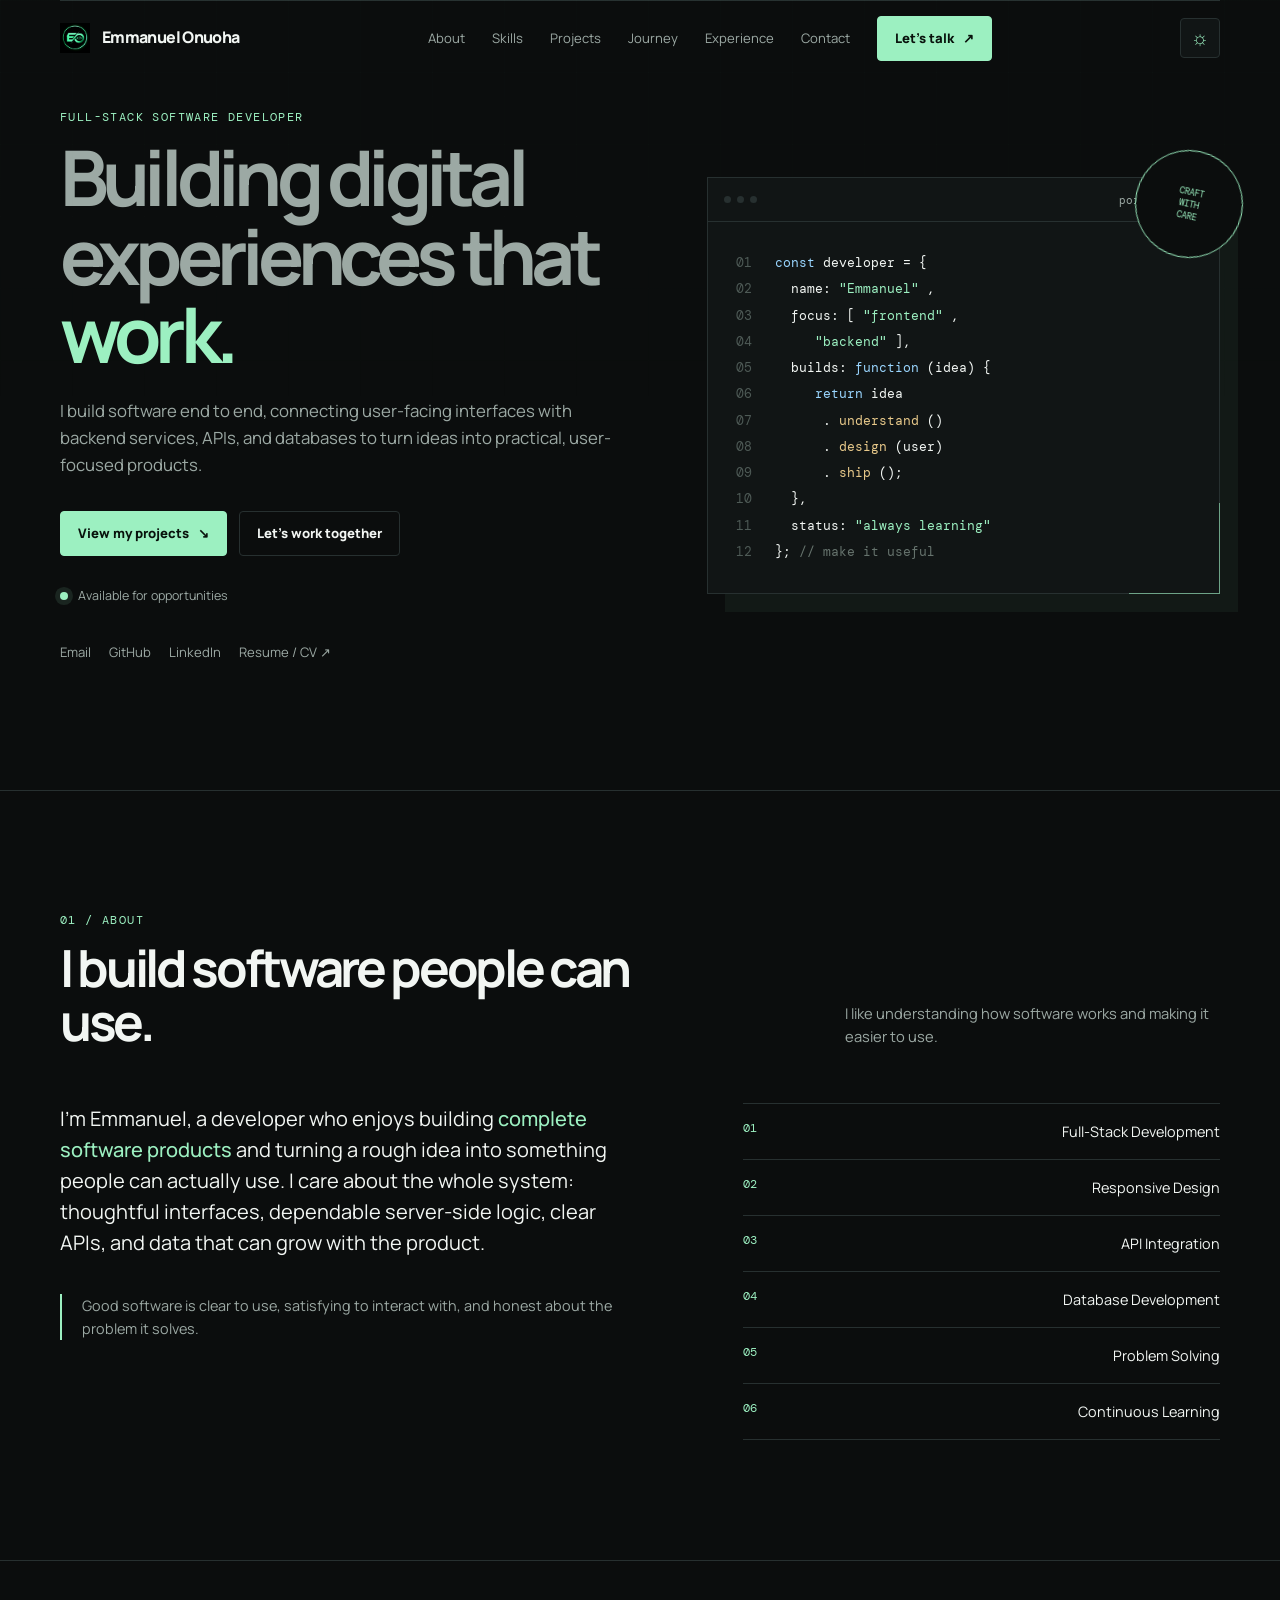
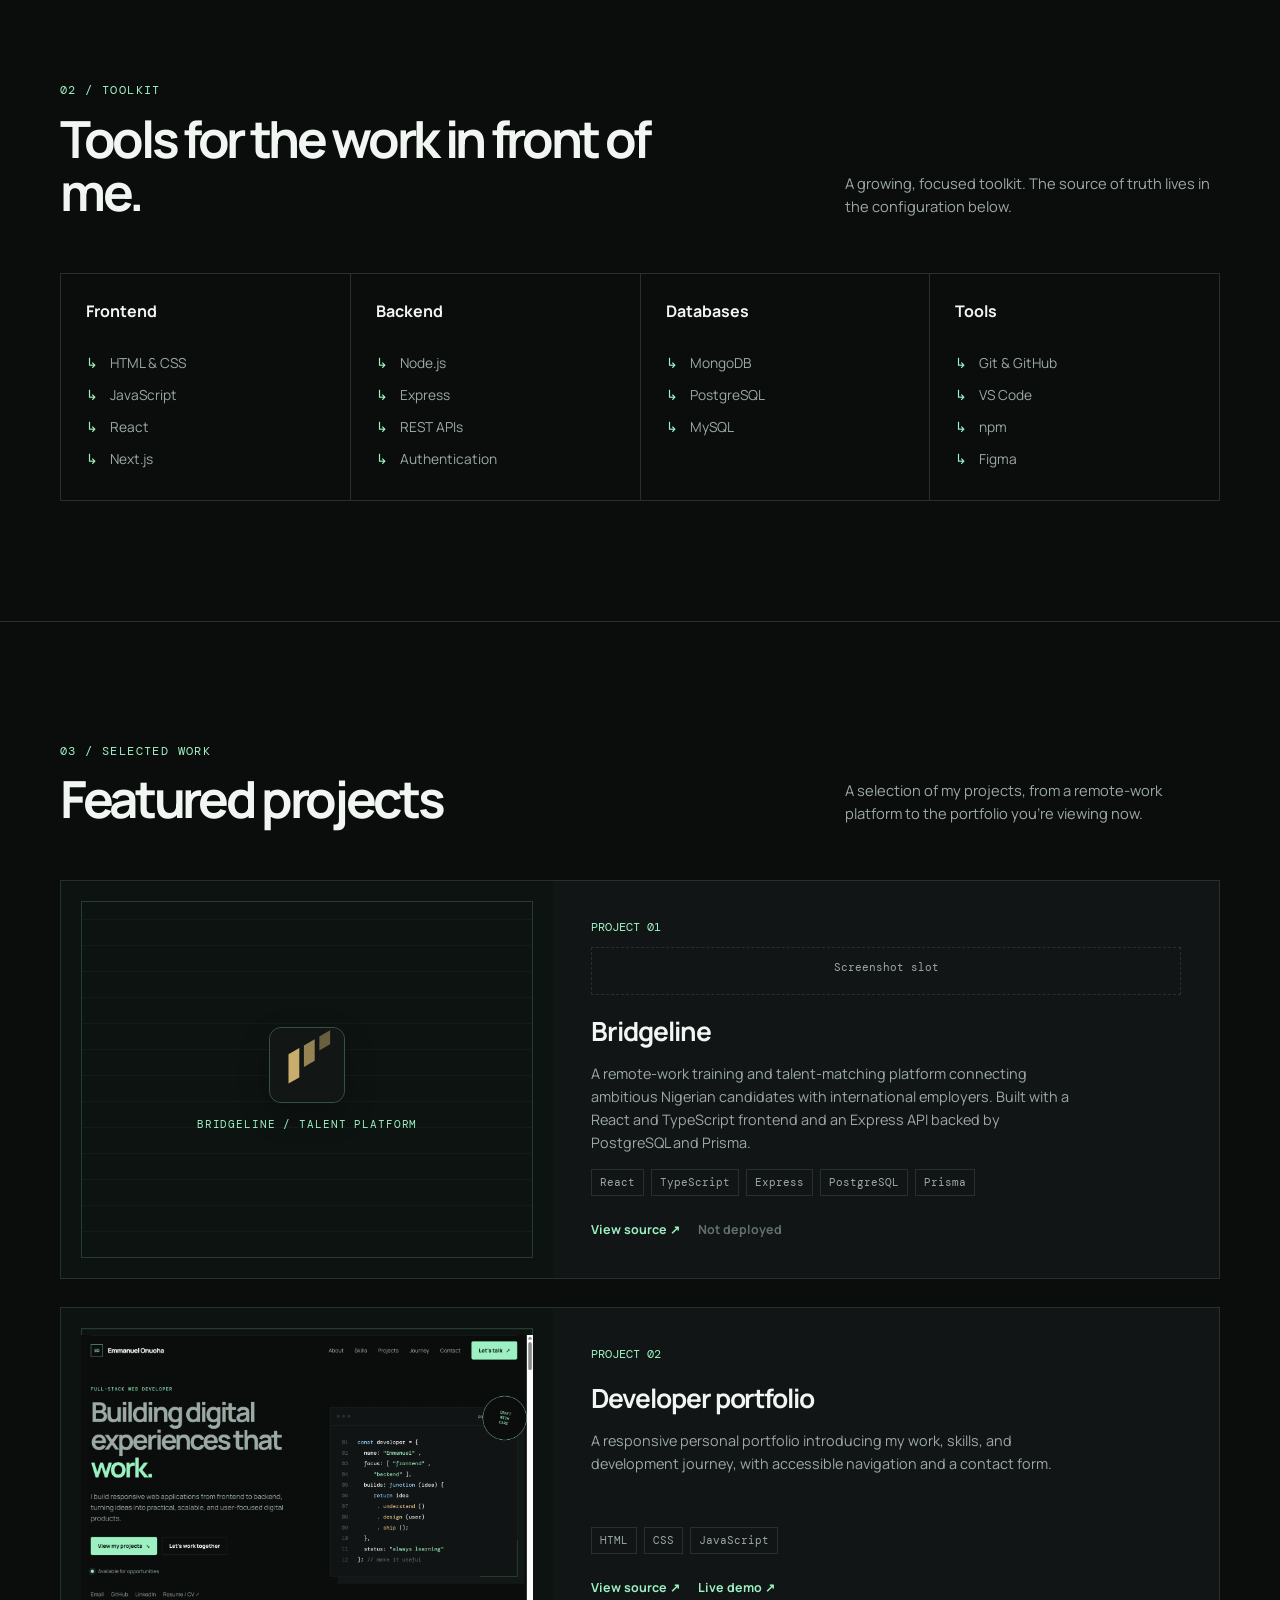
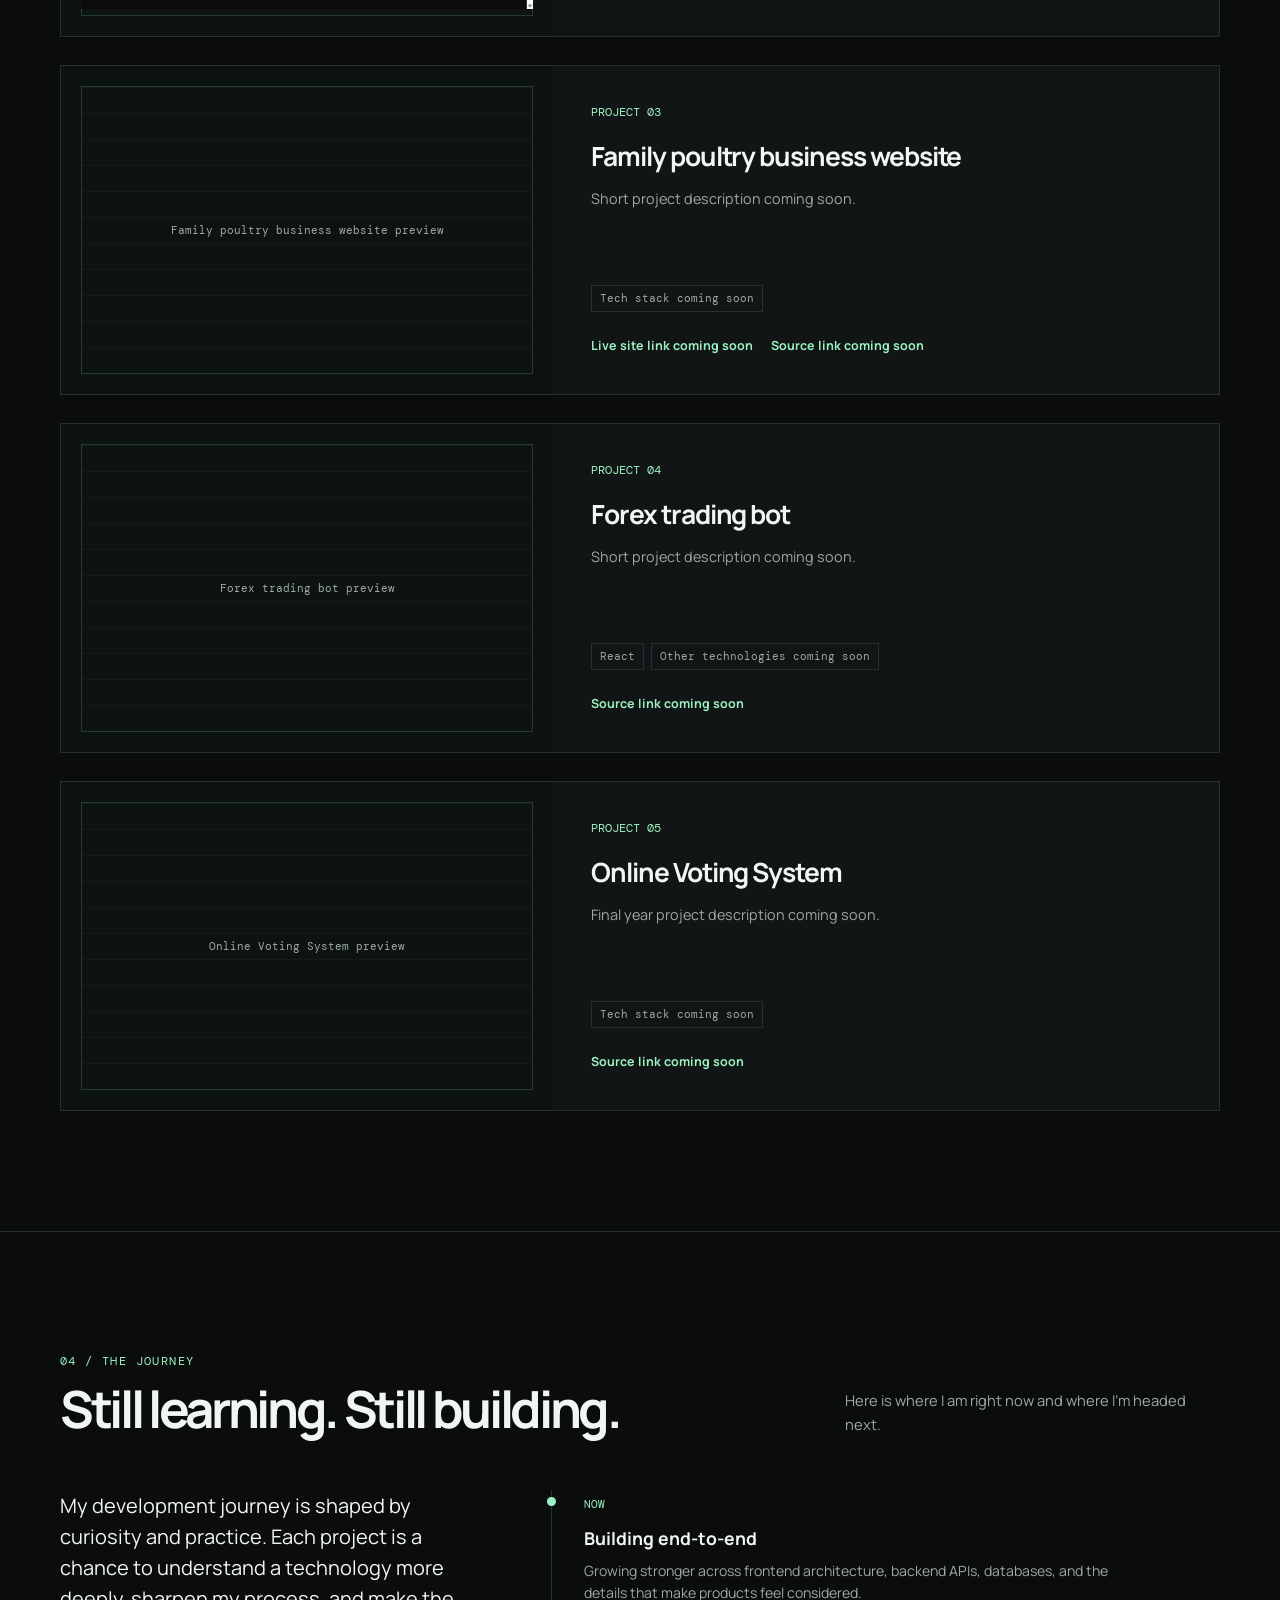
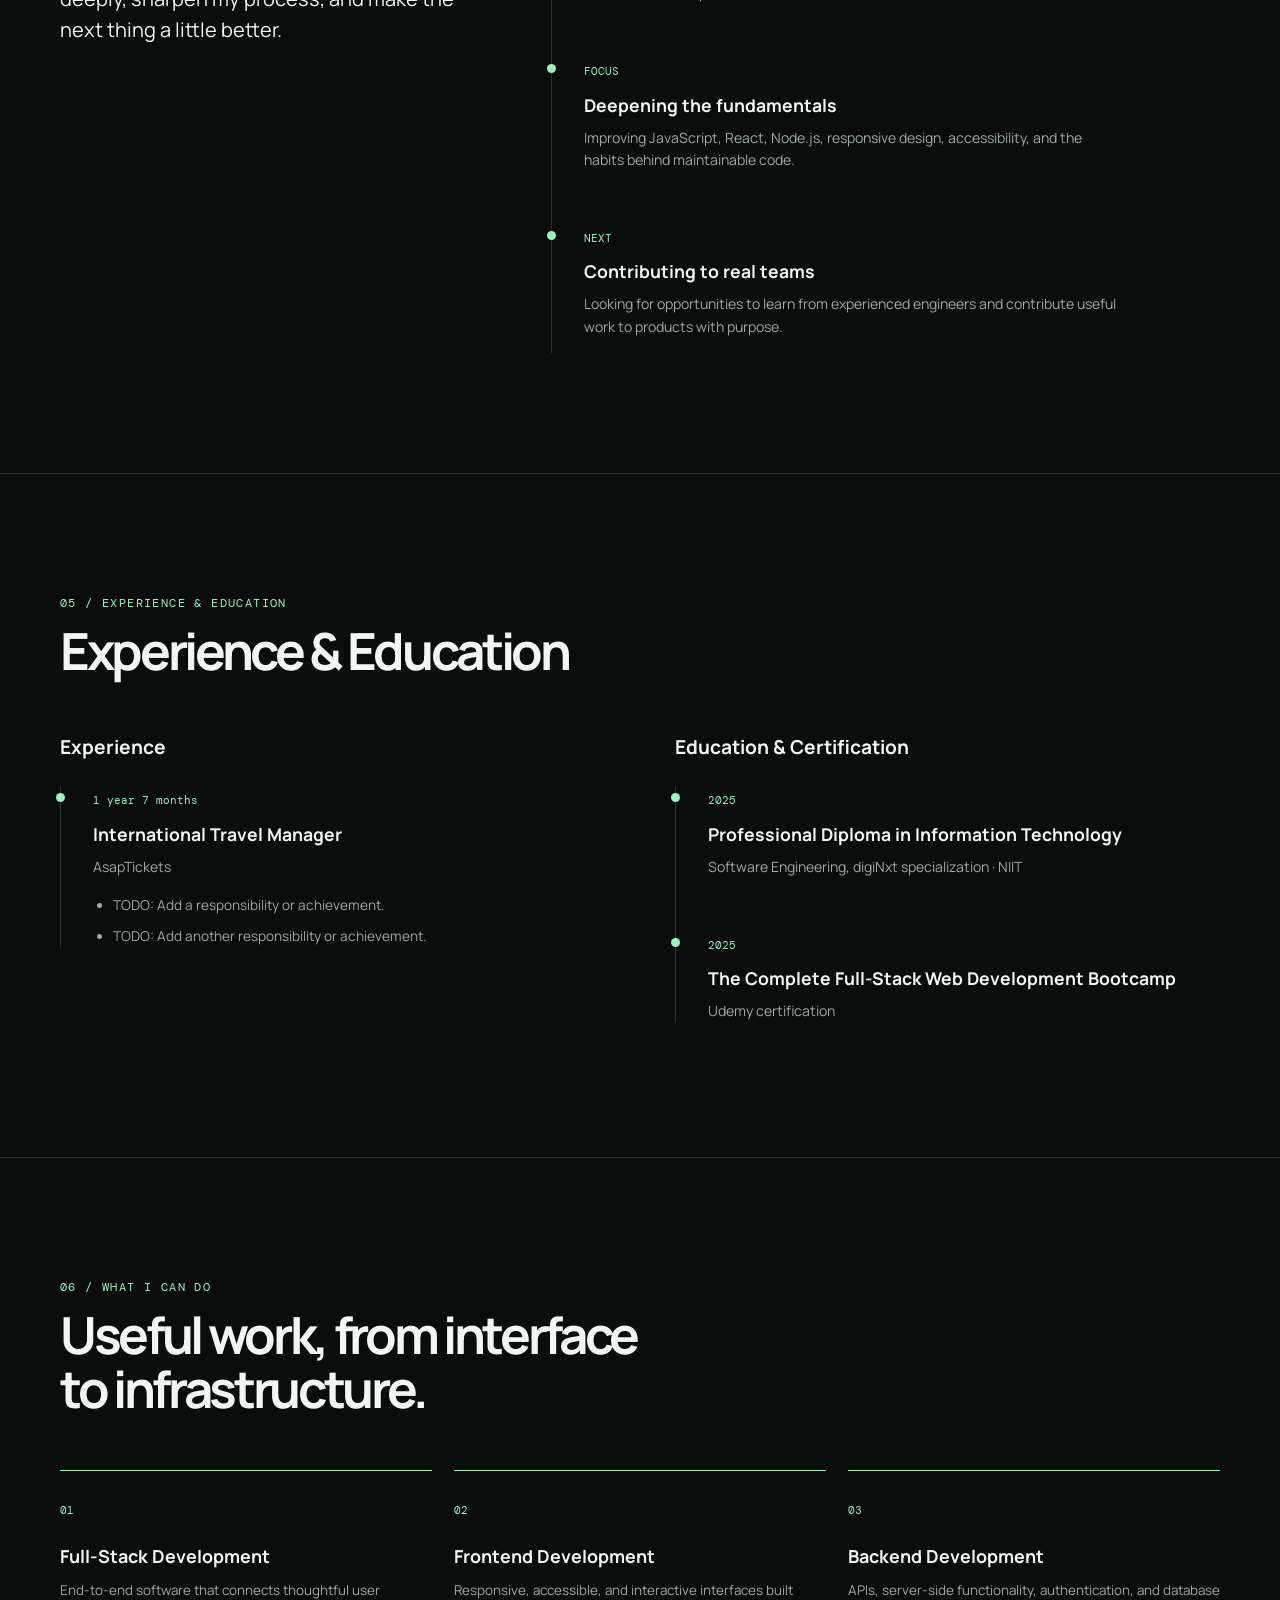
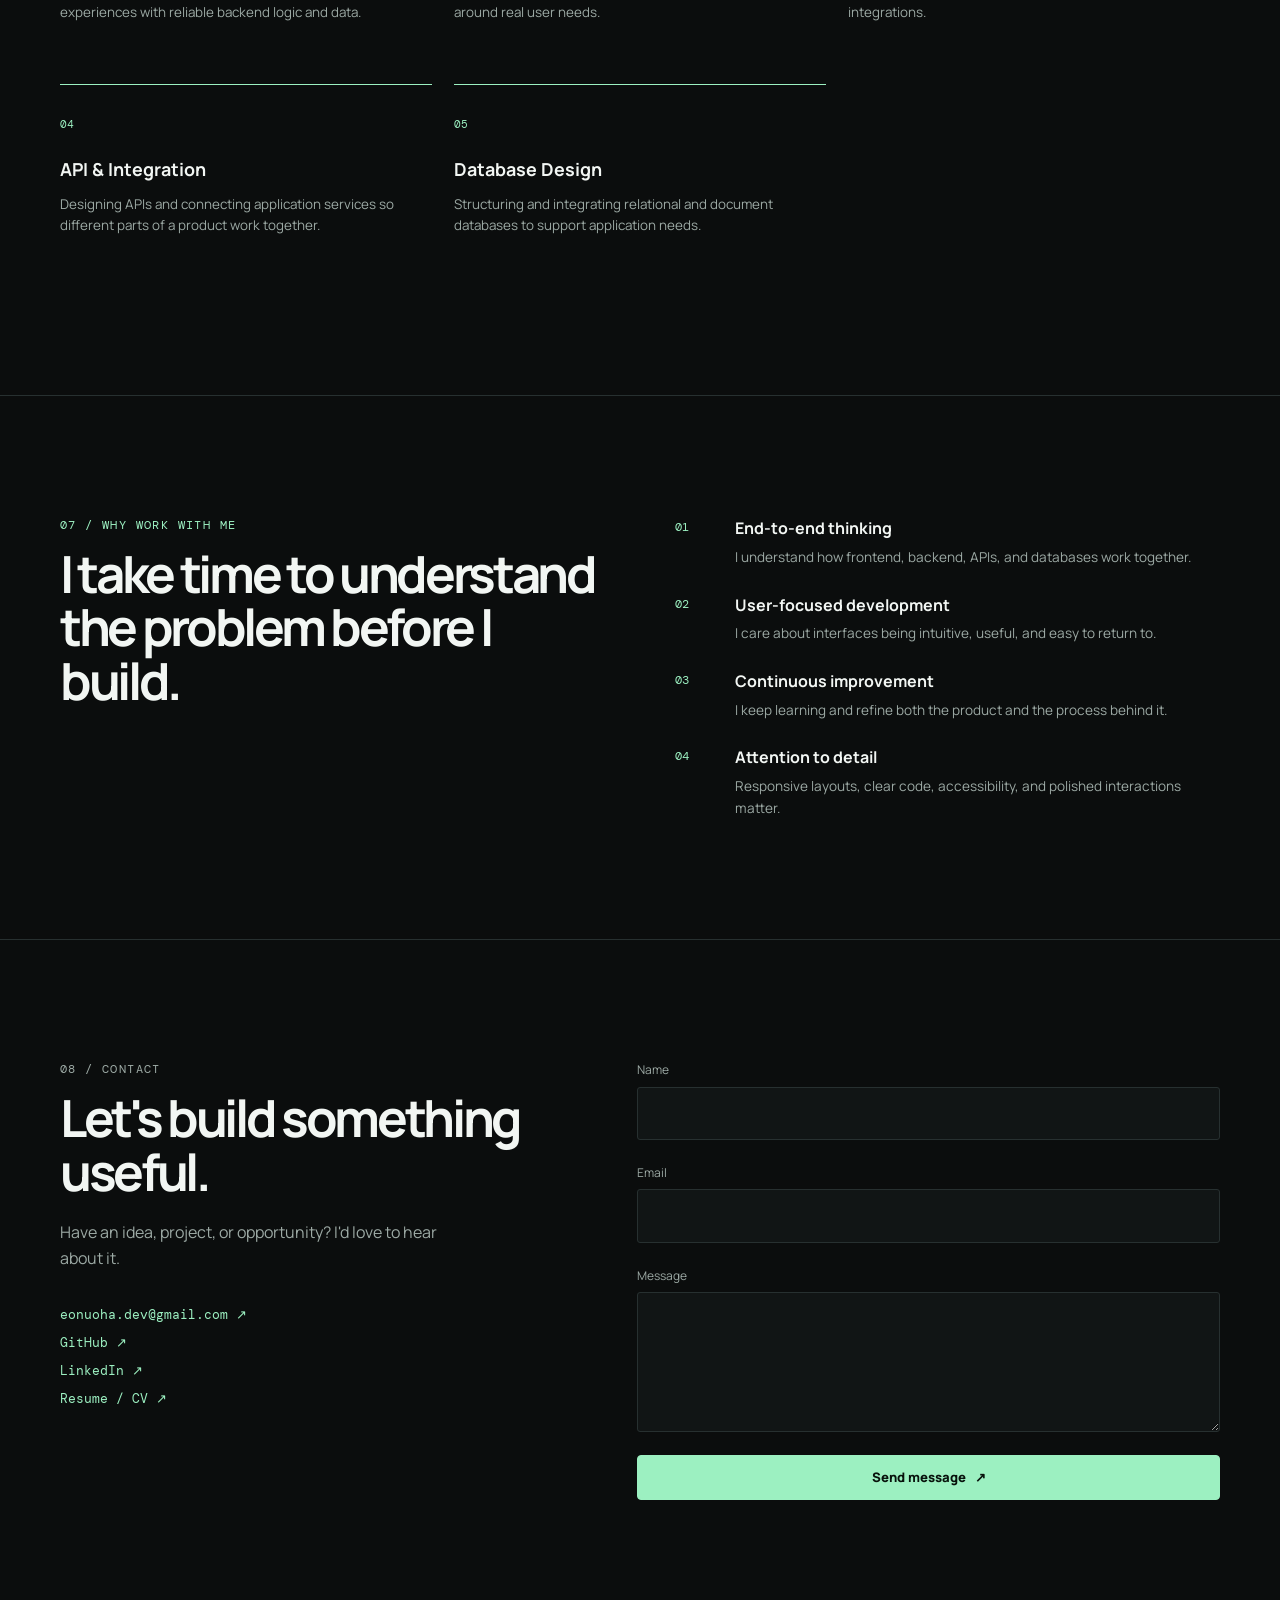
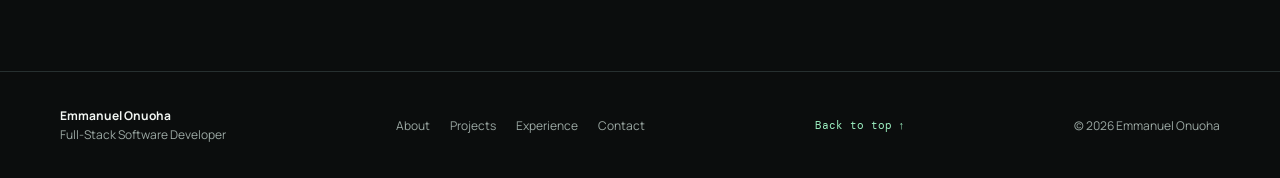
<file: index.html>
<!doctype html>
<html lang="en">
<head>
	<meta charset="utf-8">
	<meta name="viewport" content="width=device-width, initial-scale=1">
	<meta name="description" content="Portfolio of Emmanuel Onuoha, a Full-Stack Software Developer building complete, user-focused software products across frontend, backend, APIs, and databases.">
	<meta name="theme-color" content="#0b0d0d">
	<meta property="og:title" content="Emmanuel Onuoha | Full-Stack Software Developer">
	<meta property="og:description" content="I build complete software products, connecting user-facing interfaces with backend services, APIs, and data.">
	<meta property="og:type" content="website">
	<meta name="twitter:card" content="summary">
	<link rel="canonical" href="https://emmanuelonuohadevportfolio.vercel.app/">
	<meta property="og:url" content="https://emmanuelonuohadevportfolio.vercel.app/">
	<link rel="icon" type="image/png" href="Images/favicon.png">
	<title>Emmanuel Onuoha | Full-Stack Software Developer</title>
	<link rel="stylesheet" href="About Me.css">
</head>
<body>
    <a class="skip-link" href="#main">
        Skip to content
    </a>
    <header id="site-header">
        <div class="wrap">
            <nav aria-label="Primary navigation">
                <a class="brand" href="#top" aria-label="Emmanuel Onuoha home">
                    <img class="brand-mark" src="Images/favicon.png" alt="">
                    <span>
                        Emmanuel Onuoha
                    </span>
                </a>
                <button class="menu-toggle" type="button" aria-expanded="false" aria-controls="nav-links" aria-label="Open navigation">
                    ☰
                </button>
                <div class="nav-links" id="nav-links">
                    <a href="#about">
                        About
                    </a>
                    <a href="#skills">
                        Skills
                    </a>
                    <a href="#projects">
                        Projects
                    </a>
                    <a href="#journey">
                        Journey
                    </a>
                    <a href="#experience">
                        Experience
                    </a>
                    <a href="#contact">
                        Contact
                    </a>
                    <a class="nav-cta" href="#contact">
                        Let's talk
                        <span aria-hidden="true">
                            ↗
                        </span>
                    </a>
                </div>
                <button class="theme-toggle" id="theme-toggle" type="button" aria-label="Switch to light theme" title="Switch to light theme">
                    <span class="theme-icon" aria-hidden="true">☼</span>
                </button>
            </nav>
        </div>
    </header>
    <main id="main">
        <section class="hero wrap" id="top">
            <div class="hero-copy reveal">
                <p class="eyebrow">
                    Full-Stack Software Developer
                </p>
                <h1>
                    Building digital experiences that
                    <em>
                        work.
                    </em>
                </h1>
                <p class="hero-copy">
                    I build software end to end, connecting user-facing interfaces with backend services, APIs, and databases to turn ideas into practical, user-focused products.
                </p>
                <div class="hero-actions">
                    <a class="button" href="#projects">
                        View my projects
                        <span aria-hidden="true">
                            ↘
                        </span>
                    </a>
                    <a class="button outline" href="#contact">
                        Let's work together
                    </a>
                </div>
                <p class="availability">
                    <span class="pulse" aria-hidden="true">
                    </span>
                    Available for opportunities
                </p>
                <div class="socials">
                    <a href="mailto:eonuoha.dev@gmail.com">
                        Email
                    </a>
                    <a href="https://github.com/OEmmanuel02" target="_blank" rel="noreferrer">
                        GitHub
                    </a>
                    <a href="https://www.linkedin.com/in/emmanuel-onuoha-2a320b37b/" target="_blank" rel="noreferrer">
                        LinkedIn
                    </a>
                    <a href="Resume.pdf" target="_blank" rel="noreferrer">
                        Resume / CV ↗
                    </a>
                </div>
            </div>
            <div class="hero-art reveal">
                <div class="terminal" aria-label="A code preview showing a product-oriented development approach">
                    <div class="terminal-bar">
                        <span class="dot">
                        </span>
                        <span class="dot">
                        </span>
                        <span class="dot">
                        </span>
                        <span style="margin-left:auto">
                            portfolio.js
                        </span>
                    </div>
                    <div class="terminal-body">
                        <span class="code-line">
                            <span class="ln">
                                01
                            </span>
                            <span class="key">
                                const
                            </span>
                            developer = {
                        </span>
                        <span class="code-line">
                            <span class="ln">
                                02
                            </span>
                            &nbsp;&nbsp;name:
                            <span class="string">
                                "Emmanuel"
                            </span>
                            ,
                        </span>
                        <span class="code-line">
                            <span class="ln">
                                03
                            </span>
                            &nbsp;&nbsp;focus: [
                            <span class="string">
                                "frontend"
                            </span>
                            ,
                        </span>
                        <span class="code-line">
                            <span class="ln">
                                04
                            </span>
                            &nbsp;&nbsp;&nbsp;&nbsp;
                            <span class="string">
                                "backend"
                            </span>
                            ],
                        </span>
                        <span class="code-line">
                            <span class="ln">
                                05
                            </span>
                            &nbsp;&nbsp;builds:
                            <span class="key">
                                function
                            </span>
                            (idea) {
                        </span>
                        <span class="code-line">
                            <span class="ln">
                                06
                            </span>
                            &nbsp;&nbsp;&nbsp;&nbsp;
                            <span class="key">
                                return
                            </span>
                            idea
                        </span>
                        <span class="code-line">
                            <span class="ln">
                                07
                            </span>
                            &nbsp;&nbsp;&nbsp;&nbsp;&nbsp;&nbsp;.
                            <span class="symbol">
                                understand
                            </span>
                            ()
                        </span>
                        <span class="code-line">
                            <span class="ln">
                                08
                            </span>
                            &nbsp;&nbsp;&nbsp;&nbsp;&nbsp;&nbsp;.
                            <span class="symbol">
                                design
                            </span>
                            (user)
                        </span>
                        <span class="code-line">
                            <span class="ln">
                                09
                            </span>
                            &nbsp;&nbsp;&nbsp;&nbsp;&nbsp;&nbsp;.
                            <span class="symbol">
                                ship
                            </span>
                            ();
                        </span>
                        <span class="code-line">
                            <span class="ln">
                                10
                            </span>
                            &nbsp;&nbsp;},
                        </span>
                        <span class="code-line">
                            <span class="ln">
                                11
                            </span>
                            &nbsp;&nbsp;status:
                            <span class="string">
                                "always learning"
                            </span>
                        </span>
                        <span class="code-line">
                            <span class="ln">
                                12
                            </span>
                            };
                            <span class="comment">
                                // make it useful
                            </span>
                        </span>
                    </div>
                    <div class="hero-stamp">
                        CRAFT
                        <br>
                        WITH
                        <br>
                        CARE
                    </div>
                </div>
            </div>
        </section>
        <section id="about">
            <div class="wrap reveal">
                <div class="section-head">
                    <div>
                        <p class="eyebrow">
                            01 / About
                        </p>
                        <h2>
                            I build software people can use.
                        </h2>
                    </div>
                    <p class="section-intro">
                        I like understanding how software works and making it easier to use.
                    </p>
                </div>
                <div class="about-grid">
                    <div>
                        <p class="about-copy">
                            I'm Emmanuel, a developer who enjoys building
                            <strong>
                                complete software products
                            </strong>
                            and turning a rough idea into something people can actually use. I care about the whole system: thoughtful interfaces, dependable server-side logic, clear APIs, and data that can grow with the product.
                        </p>
                        <p class="philosophy">
                            Good software is clear to use, satisfying to interact with, and honest about the problem it solves.
                        </p>
                    </div>
                    <div class="strength-list">
                        <div class="strength">
                            <span>
                                01
                            </span>
                            Full-Stack Development
                        </div>
                        <div class="strength">
                            <span>
                                02
                            </span>
                            Responsive Design
                        </div>
                        <div class="strength">
                            <span>
                                03
                            </span>
                            API Integration
                        </div>
                        <div class="strength">
                            <span>
                                04
                            </span>
                            Database Development
                        </div>
                        <div class="strength">
                            <span>
                                05
                            </span>
                            Problem Solving
                        </div>
                        <div class="strength">
                            <span>
                                06
                            </span>
                            Continuous Learning
                        </div>
                    </div>
                </div>
            </div>
        </section>
        <section id="skills">
            <div class="wrap reveal">
                <div class="section-head">
                    <div>
                        <p class="eyebrow">
                            02 / Toolkit
                        </p>
                        <h2>
                            Tools for the work in front of me.
                        </h2>
                    </div>
                    <p class="section-intro">
                        A growing, focused toolkit. The source of truth lives in the configuration below.
                    </p>
                </div>
                <div class="skill-grid">
                    <div class="skill-group">
                        <h3>
                            Frontend
                        </h3>
                        <ul>
                            <li>
                                HTML & CSS
                            </li>
                            <li>
                                JavaScript
                            </li>
                            <li>
                                React
                            </li>
                            <li>
                                Next.js
                            </li>
                        </ul>
                    </div>
                    <div class="skill-group">
                        <h3>
                            Backend
                        </h3>
                        <ul>
                            <li>
                                Node.js
                            </li>
                            <li>
                                Express
                            </li>
                            <li>
                                REST APIs
                            </li>
                            <li>
                                Authentication
                            </li>
                        </ul>
                    </div>
                    <div class="skill-group">
                        <h3>
                            Databases
                        </h3>
                        <ul>
                            <li>
                                MongoDB
                            </li>
                            <li>
                                PostgreSQL
                            </li>
                            <li>
                                MySQL
                            </li>
                        </ul>
                    </div>
                    <div class="skill-group">
                        <h3>
                            Tools
                        </h3>
                        <ul>
                            <li>
                                Git & GitHub
                            </li>
                            <li>
                                VS Code
                            </li>
                            <li>
                                npm
                            </li>
                            <li>
                                Figma
                            </li>
                        </ul>
                    </div>
                </div>
            </div>
        </section>
        <section id="projects">
            <div class="wrap">
                <div class="section-head">
                    <div>
                        <p class="eyebrow">
                            03 / Selected work
                        </p>
                        <h2>
                            Featured projects
                        </h2>
                    </div>
                    <p class="section-intro">
                        A selection of my projects, from a remote-work platform to the portfolio you're viewing now.
                    </p>
                </div>
                <div class="project-list">
                    <article class="project">
                        <div class="project-preview">
                            <div class="project-brand-lockup">
                                <img src="Images/bridgeline.svg" alt="Bridgeline logo">
                                <span>BRIDGELINE / TALENT PLATFORM</span>
                            </div>
                        </div>
                        <div class="project-content">
                            <span class="project-number">
                                PROJECT 01
                            </span>
                            <!-- TODO: Add a screenshot image here when one is ready. -->
                            <div class="project-screenshot-slot">
                                Screenshot slot
                            </div>
                            <h3>
                            Bridgeline
                            </h3>
                            <p>
                                A remote-work training and talent-matching platform connecting ambitious Nigerian candidates with international employers. Built with a React and TypeScript frontend and an Express API backed by PostgreSQL and Prisma.
                            </p>
                            <div class="tags">
                                <span class="tag">
                                    React
                                </span>
                                <span class="tag">
                                    TypeScript
                                </span>
                                <span class="tag">
                                    Express
                                </span>
                                <span class="tag">
                                    PostgreSQL
                                </span>
                                <span class="tag">
                                    Prisma
                                </span>
                            </div>
                            <div class="project-links">
                                <a href="https://github.com/OEmmanuel02/bridgeline" target="_blank" rel="noreferrer">
                                    View source ↗
                                </a>
                                <span class="unavailable" aria-label="No public demo is available">
                                    Not deployed
                                </span>
                            </div>
                        </div>
                    </article>
                    <article class="project">
                        <div class="project-preview">
                            <img class="project-image" src="Images/portfolio-preview.png" alt="Screenshot of the portfolio homepage">
                        </div>
                        <div class="project-content">
                            <span class="project-number">
                                PROJECT 02
                            </span>
                            <h3>
                                Developer portfolio
                            </h3>
                            <p>
                                A responsive personal portfolio introducing my work, skills, and development journey, with accessible navigation and a contact form.
                            </p>
                            <div class="tags">
                                <span class="tag">
                                    HTML
                                </span>
                                <span class="tag">
                                    CSS
                                </span>
                                <span class="tag">
                                    JavaScript
                                </span>
                            </div>
                            <div class="project-links">
                                <a href="https://github.com/OEmmanuel02/Web-Dev-Course" target="_blank" rel="noreferrer">
                                    View source ↗
                                </a>
                                <a href="https://emmanuelonuohadevportfolio.vercel.app/" target="_blank" rel="noreferrer">
                                    Live demo ↗
                                </a>
                            </div>
                        </div>
                    </article>
                    <article class="project">
                        <div class="project-preview">
                            <!-- TODO: Replace this preview placeholder with a screenshot of the family poultry business website. -->
                            <span class="project-preview-placeholder">Family poultry business website preview</span>
                        </div>
                        <div class="project-content">
                            <span class="project-number">
                                PROJECT 03
                            </span>
                            <h3>
                                Family poultry business website
                            </h3>
                            <!-- TODO: Replace with a short description of the website. -->
                            <p>
                                Short project description coming soon.
                            </p>
                            <!-- TODO: Replace with the technologies used for this project. -->
                            <div class="tags">
                                <span class="tag">Tech stack coming soon</span>
                            </div>
                            <div class="project-links">
                                <!-- TODO: Replace # with the live website URL. -->
                                <a href="#projects">Live site link coming soon</a>
                                <!-- TODO: Replace # with the source repository URL. -->
                                <a href="#projects">Source link coming soon</a>
                            </div>
                        </div>
                    </article>
                    <article class="project">
                        <div class="project-preview">
                            <!-- TODO: Replace this preview placeholder with a screenshot of the Forex trading bot. -->
                            <span class="project-preview-placeholder">Forex trading bot preview</span>
                        </div>
                        <div class="project-content">
                            <span class="project-number">
                                PROJECT 04
                            </span>
                            <h3>
                                Forex trading bot
                            </h3>
                            <!-- TODO: Replace with a short description of the React trading bot. -->
                            <p>
                                Short project description coming soon.
                            </p>
                            <!-- TODO: Add the other technologies used for this project. -->
                            <div class="tags">
                                <span class="tag">React</span>
                                <span class="tag">Other technologies coming soon</span>
                            </div>
                            <div class="project-links">
                                <!-- TODO: Replace # with the source repository URL. -->
                                <a href="#projects">Source link coming soon</a>
                            </div>
                        </div>
                    </article>
                    <article class="project">
                        <div class="project-preview">
                            <!-- TODO: Replace this preview placeholder with a screenshot of the Online Voting System. -->
                            <span class="project-preview-placeholder">Online Voting System preview</span>
                        </div>
                        <div class="project-content">
                            <span class="project-number">
                                PROJECT 05
                            </span>
                            <h3>
                                Online Voting System
                            </h3>
                            <!-- TODO: Replace with a short description of the final year project. -->
                            <p>
                                Final year project description coming soon.
                            </p>
                            <!-- TODO: Replace with the technologies used for this project. -->
                            <div class="tags">
                                <span class="tag">Tech stack coming soon</span>
                            </div>
                            <div class="project-links">
                                <!-- TODO: Replace # with the source repository URL. -->
                                <a href="#projects">Source link coming soon</a>
                            </div>
                        </div>
                    </article>
                </div>
            </div>
        </section>
        <section id="journey">
            <div class="wrap reveal">
                <div class="section-head">
                    <div>
                        <p class="eyebrow">
                            04 / The journey
                        </p>
                        <h2>
                            Still learning. Still building.
                        </h2>
                    </div>
                    <p class="section-intro">
                        Here is where I am right now and where I'm headed next.
                    </p>
                </div>
                <div class="journey">
                    <div>
                        <p class="about-copy">
                            My development journey is shaped by curiosity and practice. Each project is a chance to understand a technology more deeply, sharpen my process, and make the next thing a little better.
                        </p>
                    </div>
                    <div class="timeline">
                        <div class="event">
                            <time>
                                NOW
                            </time>
                            <h3>
                                Building end-to-end
                            </h3>
                            <p>
                                Growing stronger across frontend architecture, backend APIs, databases, and the details that make products feel considered.
                            </p>
                        </div>
                        <div class="event">
                            <time>
                                FOCUS
                            </time>
                            <h3>
                                Deepening the fundamentals
                            </h3>
                            <p>
                                Improving JavaScript, React, Node.js, responsive design, accessibility, and the habits behind maintainable code.
                            </p>
                        </div>
                        <div class="event">
                            <time>
                                NEXT
                            </time>
                            <h3>
                                Contributing to real teams
                            </h3>
                            <p>
                                Looking for opportunities to learn from experienced engineers and contribute useful work to products with purpose.
                            </p>
                        </div>
                    </div>
                </div>
            </div>
        </section>
        <section id="experience">
            <div class="wrap reveal">
                <div class="section-head">
                    <div>
                        <p class="eyebrow">
                            05 / Experience &amp; Education
                        </p>
                        <h2>
                            Experience &amp; Education
                        </h2>
                    </div>
                </div>
                <div class="experience-grid">
                    <div class="experience-column">
                        <h3>Experience</h3>
                        <div class="timeline">
                            <div class="event">
                                <time>1 year 7 months</time>
                                <h3>International Travel Manager</h3>
                                <p>AsapTickets</p>
                                <ul class="experience-tasks">
                                    <li><!-- TODO: Add a responsibility or achievement from this role. -->TODO: Add a responsibility or achievement.</li>
                                    <li><!-- TODO: Add another responsibility or achievement from this role. -->TODO: Add another responsibility or achievement.</li>
                                </ul>
                            </div>
                        </div>
                    </div>
                    <div class="experience-column">
                        <h3>Education &amp; Certification</h3>
                        <div class="timeline">
                            <div class="event">
                                <time>2025</time>
                                <h3>Professional Diploma in Information Technology</h3>
                                <p>Software Engineering, digiNxt specialization · NIIT</p>
                            </div>
                            <div class="event">
                                <time>2025</time>
                                <h3>The Complete Full-Stack Web Development Bootcamp</h3>
                                <p>Udemy certification</p>
                            </div>
                        </div>
                    </div>
                </div>
            </div>
        </section>
        <section>
            <div class="wrap reveal">
                <div class="section-head">
                    <div>
                        <p class="eyebrow">
                            06 / What I can do
                        </p>
                        <h2>
                            Useful work, from interface to infrastructure.
                        </h2>
                    </div>
                </div>
                <div class="services">
                    <div class="service">
                        <span class="service-index">
                            01
                        </span>
                        <h3>
                            Full-Stack Development
                        </h3>
                        <p>
                            End-to-end software that connects thoughtful user experiences with reliable backend logic and data.
                        </p>
                    </div>
                    <div class="service">
                        <span class="service-index">
                            02
                        </span>
                        <h3>
                            Frontend Development
                        </h3>
                        <p>
                            Responsive, accessible, and interactive interfaces built around real user needs.
                        </p>
                    </div>
                    <div class="service">
                        <span class="service-index">
                            03
                        </span>
                        <h3>
                            Backend Development
                        </h3>
                        <p>
                            APIs, server-side functionality, authentication, and database integrations.
                        </p>
                    </div>
                    <div class="service">
                        <span class="service-index">
                            04
                        </span>
                        <h3>
                            API & Integration
                        </h3>
                        <p>
                            Designing APIs and connecting application services so different parts of a product work together.
                        </p>
                    </div>
                    <div class="service">
                        <span class="service-index">
                            05
                        </span>
                        <h3>
                            Database Design
                        </h3>
                        <p>
                            Structuring and integrating relational and document databases to support application needs.
                        </p>
                    </div>
                </div>
            </div>
        </section>
        <section>
            <div class="wrap reveal">
                <div class="why">
                    <div>
                        <p class="eyebrow">
                            07 / Why work with me
                        </p>
                        <h2>
                            I take time to understand the problem before I build.
                        </h2>
                    </div>
                    <div class="why-list">
                        <div class="why-item">
                            <span class="why-num">
                                01
                            </span>
                            <div>
                                <strong>
                                    End-to-end thinking
                                </strong>
                                <p>
                                    I understand how frontend, backend, APIs, and databases work together.
                                </p>
                            </div>
                        </div>
                        <div class="why-item">
                            <span class="why-num">
                                02
                            </span>
                            <div>
                                <strong>
                                    User-focused development
                                </strong>
                                <p>
                                    I care about interfaces being intuitive, useful, and easy to return to.
                                </p>
                            </div>
                        </div>
                        <div class="why-item">
                            <span class="why-num">
                                03
                            </span>
                            <div>
                                <strong>
                                    Continuous improvement
                                </strong>
                                <p>
                                    I keep learning and refine both the product and the process behind it.
                                </p>
                            </div>
                        </div>
                        <div class="why-item">
                            <span class="why-num">
                                04
                            </span>
                            <div>
                                <strong>
                                    Attention to detail
                                </strong>
                                <p>
                                    Responsive layouts, clear code, accessibility, and polished interactions matter.
                                </p>
                            </div>
                        </div>
                    </div>
                </div>
            </div>
        </section>
        <section id="contact">
            <div class="wrap reveal">
                <div class="contact">
                    <div class="contact-copy">
                        <p class="eyebrow">
                            08 / Contact
                        </p>
                        <h2>
                            Let's build something useful.
                        </h2>
                        <p>
                            Have an idea, project, or opportunity? I'd love to hear about it.
                        </p>
                        <div class="contact-details">
                            <a href="mailto:eonuoha.dev@gmail.com">
                                eonuoha.dev@gmail.com ↗
                            </a>
                            <a href="https://github.com/OEmmanuel02" target="_blank" rel="noreferrer">
                                GitHub ↗
                            </a>
                            <a href="https://www.linkedin.com/in/emmanuel-onuoha-2a320b37b/" target="_blank" rel="noreferrer">
                                LinkedIn ↗
                            </a>
                            <a href="Resume.pdf" target="_blank" rel="noreferrer">
                                Resume / CV ↗
                            </a>
                        </div>
                    </div>
                    <form class="contact-form" id="contact-form" action="https://formspree.io/f/moeepqpr" method="POST" novalidate>
                        <label class="honeypot" for="honeypot" aria-hidden="true">Leave this field empty</label>
                        <input class="honeypot" id="honeypot" type="text" name="_gotcha" tabindex="-1" autocomplete="off" aria-hidden="true">
                        <div class="field">
                            <label for="name">
                                Name
                            </label>
                            <input id="name" name="name" autocomplete="name" required>
                            <span class="error" id="name-error">
                            </span>
                        </div>
                        <div class="field">
                            <label for="email">
                                Email
                            </label>
                            <input id="email" name="email" type="email" autocomplete="email" required>
                            <span class="error" id="email-error">
                            </span>
                        </div>
                        <div class="field">
                            <label for="message">
                                Message
                            </label>
                            <textarea id="message" name="message" required>
                            </textarea>
                            <span class="error" id="message-error">
                            </span>
                        </div>
                        <button class="button" type="submit">
                            Send message
                            <span aria-hidden="true">
                                ↗
                            </span>
                        </button>
                        <p class="form-status" id="form-status" role="status" aria-live="polite">
                        </p>
                    </form>
                </div>
            </div>
        </section>
    </main>
    <footer>
        <div class="wrap footer-row">
            <div>
                <span class="footer-brand">
                    Emmanuel Onuoha
                </span>
                <br>
                Full-Stack Software Developer
            </div>
            <div class="footer-links">
                <a href="#about">
                    About
                </a>
                <a href="#projects">
                    Projects
                </a>
                <a href="#experience">
                    Experience
                </a>
                <a href="#contact">
                    Contact
                </a>
            </div>
            <a class="top" href="#top">
                Back to top ↑
            </a>
            <div>
                © 2026 Emmanuel Onuoha
            </div>
        </div>
    </footer>
	<script src="About Me.js" defer></script>
</body>
</html>
</file>
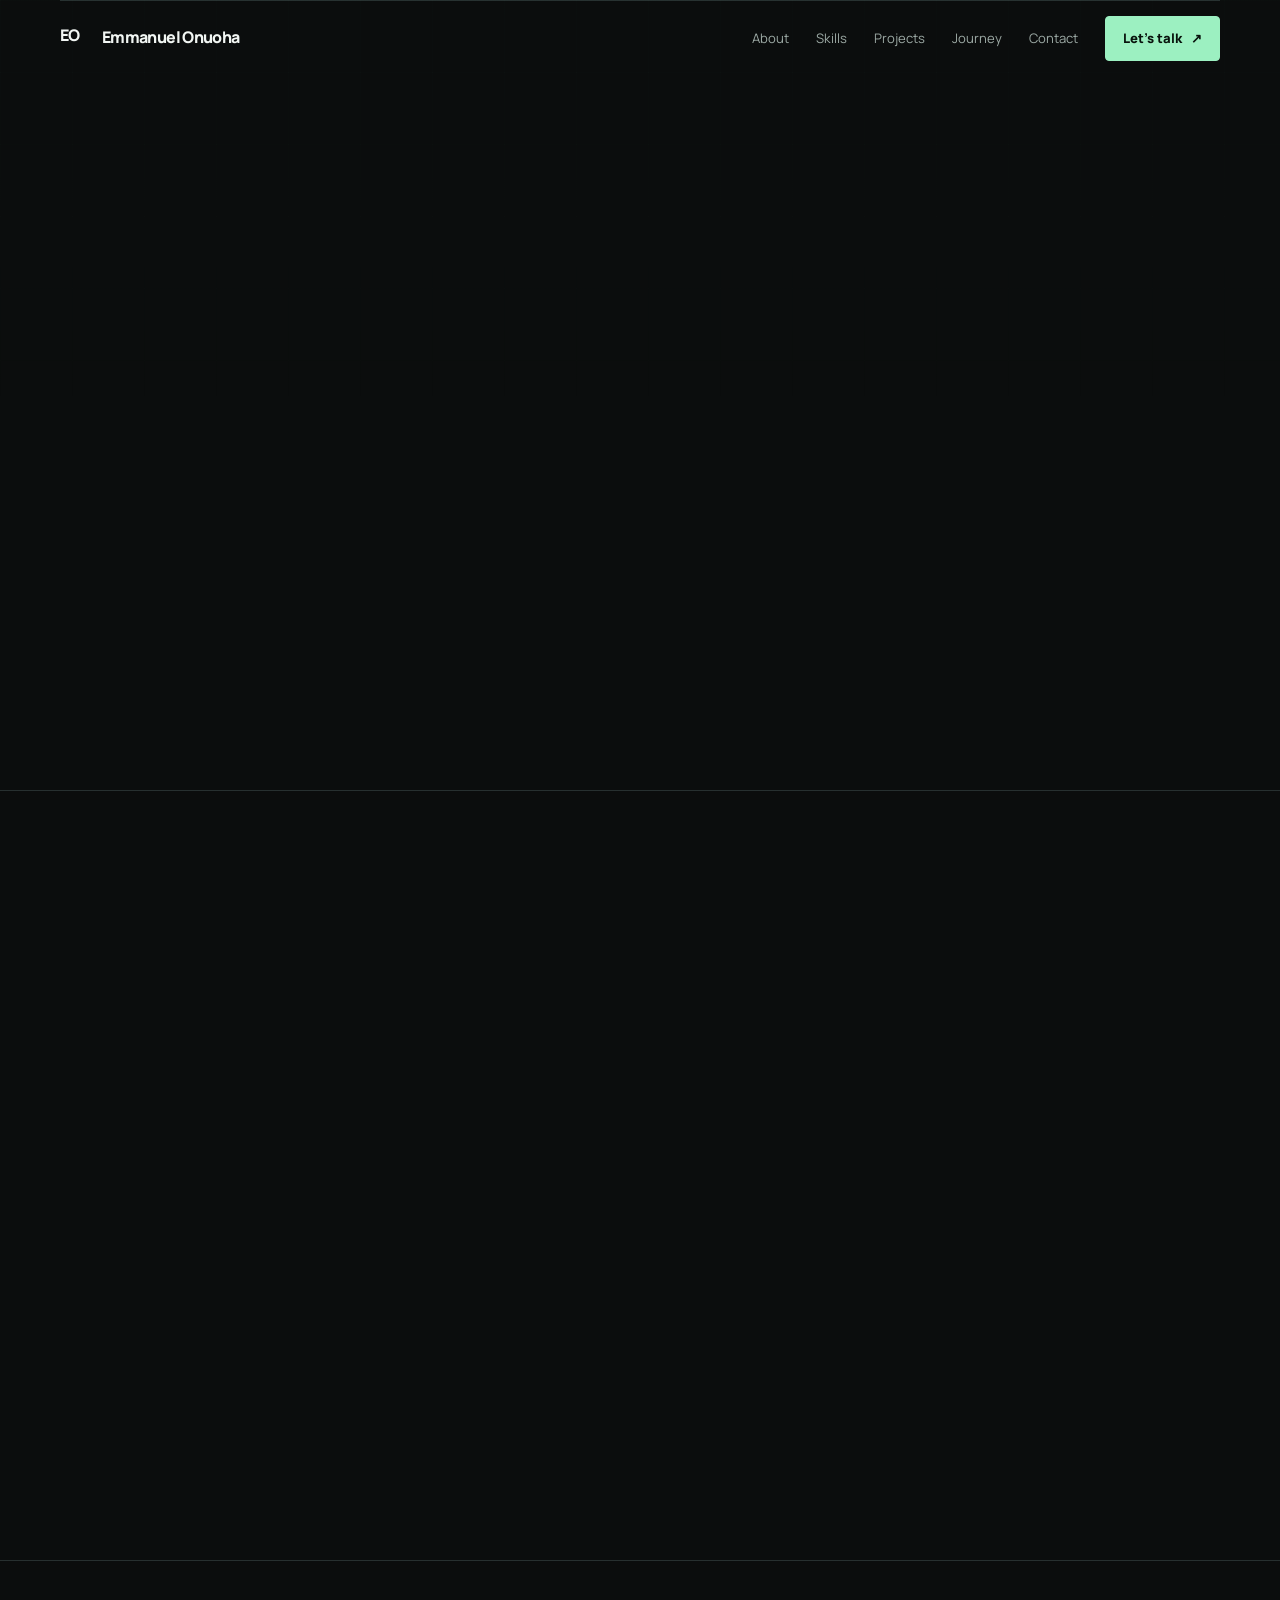
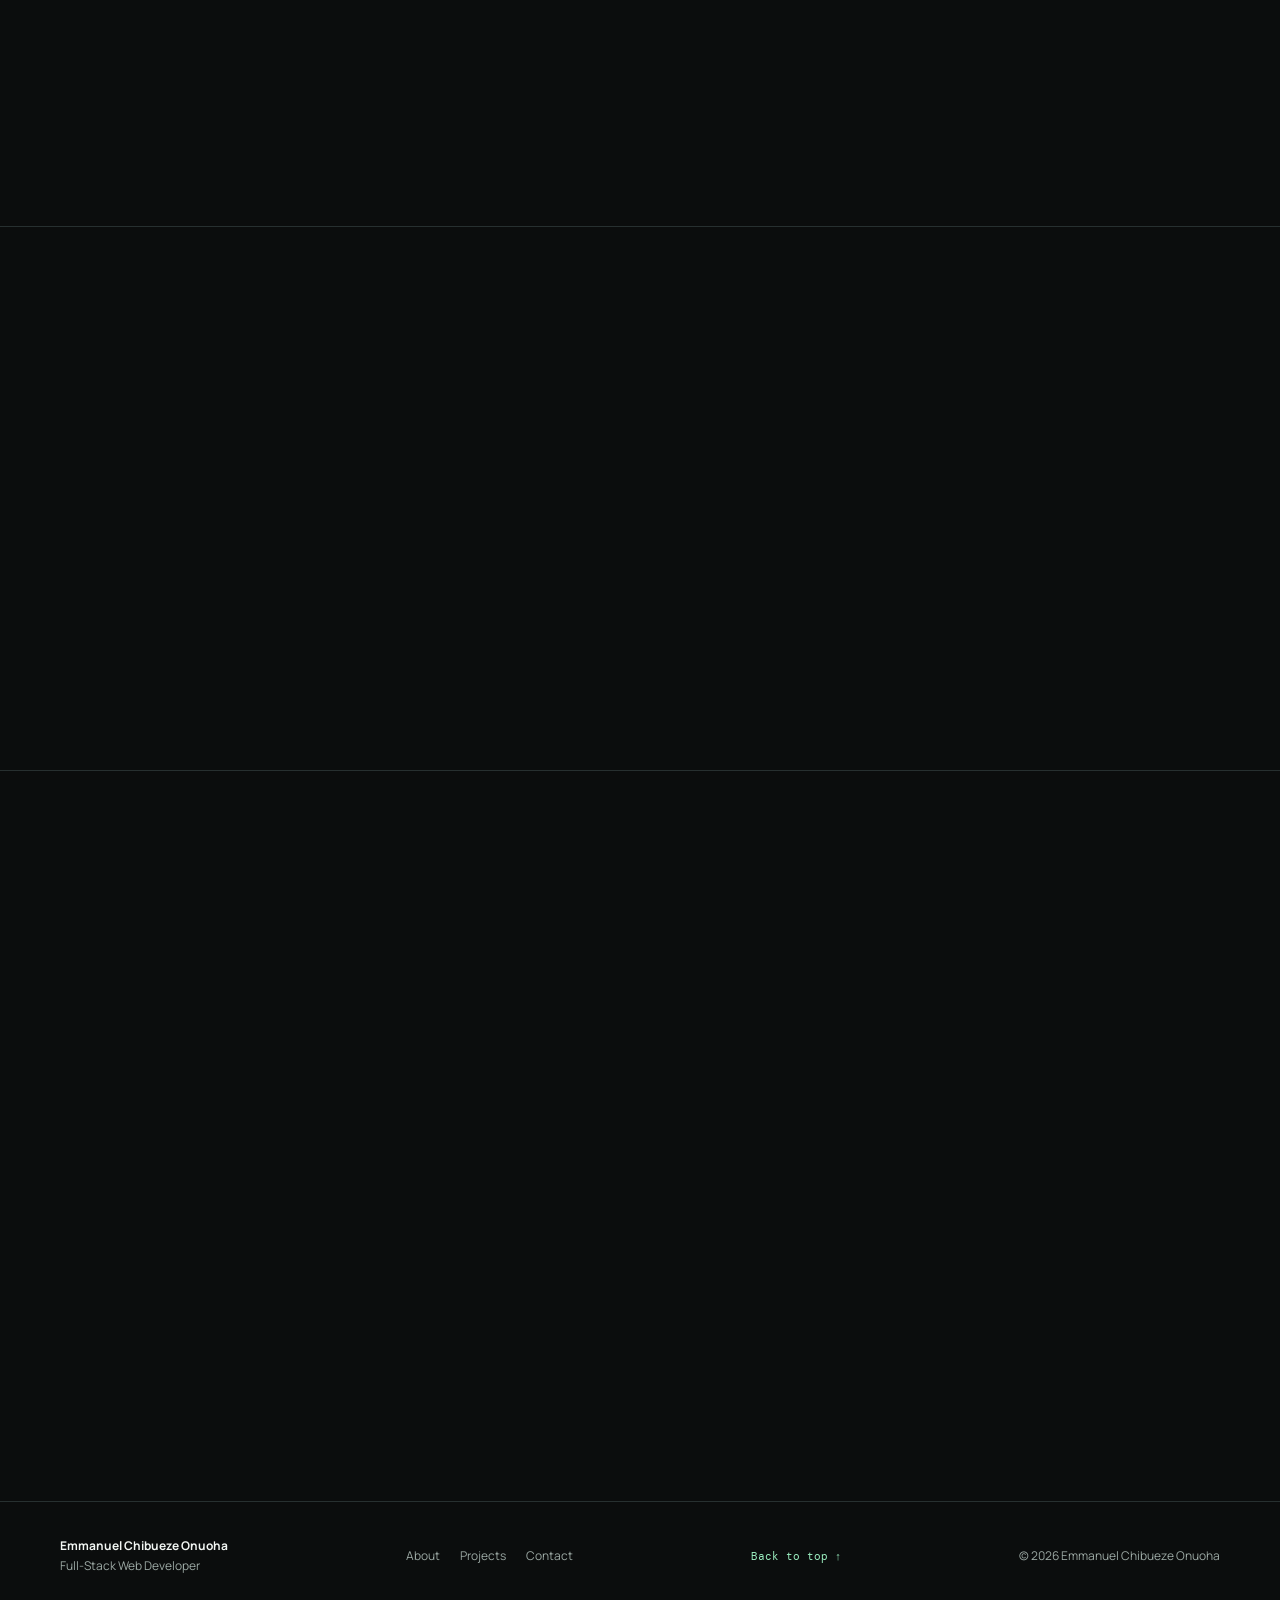
<file: About Me.html>
<!doctype html>
<html lang="en">
<head>
	<meta charset="utf-8">
	<meta name="viewport" content="width=device-width, initial-scale=1">
	<meta name="description" content="Portfolio of Emmanuel Chibueze Onuoha, a Full-Stack Web Developer building responsive, user-focused web applications.">
	<meta name="theme-color" content="#0b0d0d">
	<meta property="og:title" content="Emmanuel Chibueze Onuoha | Full-Stack Web Developer">
	<meta property="og:description" content="I build responsive web applications from frontend to backend, turning ideas into useful digital products.">
	<meta property="og:type" content="website">
	<meta name="twitter:card" content="summary">
	<link rel="canonical" href="https://example.com/">
	<title>Emmanuel Chibueze Onuoha | Full-Stack Web Developer</title>
	<link rel="stylesheet" href="About Me.css">
</head>
<body>
    <a class="skip-link" href="#main">
        Skip to content
    </a>
    <header id="site-header">
        <div class="wrap">
            <nav aria-label="Primary navigation">
                <a class="brand" href="#top" aria-label="Emmanuel Onuoha home">
                    <span class="brand-mark">
                        EO
                    </span>
                    <span>
                        Emmanuel Onuoha
                    </span>
                </a>
                <button class="menu-toggle" type="button" aria-expanded="false" aria-controls="nav-links" aria-label="Open navigation">
                    ☰
                </button>
                <div class="nav-links" id="nav-links">
                    <a href="#about">
                        About
                    </a>
                    <a href="#skills">
                        Skills
                    </a>
                    <a href="#projects">
                        Projects
                    </a>
                    <a href="#journey">
                        Journey
                    </a>
                    <a href="#contact">
                        Contact
                    </a>
                    <a class="nav-cta" href="#contact">
                        Let's talk
                        <span aria-hidden="true">
                            ↗
                        </span>
                    </a>
                </div>
            </nav>
        </div>
    </header>
    <main id="main">
        <section class="hero wrap" id="top">
            <div class="hero-copy reveal">
                <p class="eyebrow">
                    Full-Stack Web Developer
                </p>
                <h1>
                    Building digital experiences that
                    <em>
                        work.
                    </em>
                </h1>
                <p class="hero-copy">
                    I build responsive web applications from frontend to backend, turning ideas into practical, scalable, and user-focused digital products.
                </p>
                <div class="hero-actions">
                    <a class="button" href="#projects">
                        View my projects
                        <span aria-hidden="true">
                            ↘
                        </span>
                    </a>
                    <a class="button outline" href="#contact">
                        Let's work together
                    </a>
                </div>
                <p class="availability">
                    <span class="pulse" aria-hidden="true">
                    </span>
                    Available for opportunities
                </p>
                <div class="socials">
                    <a href="mailto:onuohaemmanuel892@gmail.com">
                        Email
                    </a>
                    <a href="https://github.com/OEmmanuel02" target="_blank" rel="noreferrer">
                        GitHub
                    </a>
                    <a href="https://www.linkedin.com/in/emmanuel-onuoha-2a320b37b/" target="_blank" rel="noreferrer">
                        LinkedIn
                    </a>
                    <a href="Resume.pdf" target="_blank" rel="noreferrer">
                        Resume / CV ↗
                    </a>
                </div>
            </div>
            <div class="hero-art reveal">
                <div class="terminal" aria-label="A code preview showing a product-oriented development approach">
                    <div class="terminal-bar">
                        <span class="dot">
                        </span>
                        <span class="dot">
                        </span>
                        <span class="dot">
                        </span>
                        <span style="margin-left:auto">
                            portfolio.js
                        </span>
                    </div>
                    <div class="terminal-body">
                        <span class="code-line">
                            <span class="ln">
                                01
                            </span>
                            <span class="key">
                                const
                            </span>
                            developer = {
                        </span>
                        <span class="code-line">
                            <span class="ln">
                                02
                            </span>
                            &nbsp;&nbsp;name:
                            <span class="string">
                                "Emmanuel"
                            </span>
                            ,
                        </span>
                        <span class="code-line">
                            <span class="ln">
                                03
                            </span>
                            &nbsp;&nbsp;focus: [
                            <span class="string">
                                "frontend"
                            </span>
                            ,
                        </span>
                        <span class="code-line">
                            <span class="ln">
                                04
                            </span>
                            &nbsp;&nbsp;&nbsp;&nbsp;
                            <span class="string">
                                "backend"
                            </span>
                            ],
                        </span>
                        <span class="code-line">
                            <span class="ln">
                                05
                            </span>
                            &nbsp;&nbsp;builds:
                            <span class="key">
                                function
                            </span>
                            (idea) {
                        </span>
                        <span class="code-line">
                            <span class="ln">
                                06
                            </span>
                            &nbsp;&nbsp;&nbsp;&nbsp;
                            <span class="key">
                                return
                            </span>
                            idea
                        </span>
                        <span class="code-line">
                            <span class="ln">
                                07
                            </span>
                            &nbsp;&nbsp;&nbsp;&nbsp;&nbsp;&nbsp;.
                            <span class="symbol">
                                understand
                            </span>
                            ()
                        </span>
                        <span class="code-line">
                            <span class="ln">
                                08
                            </span>
                            &nbsp;&nbsp;&nbsp;&nbsp;&nbsp;&nbsp;.
                            <span class="symbol">
                                design
                            </span>
                            (user)
                        </span>
                        <span class="code-line">
                            <span class="ln">
                                09
                            </span>
                            &nbsp;&nbsp;&nbsp;&nbsp;&nbsp;&nbsp;.
                            <span class="symbol">
                                ship
                            </span>
                            ();
                        </span>
                        <span class="code-line">
                            <span class="ln">
                                10
                            </span>
                            &nbsp;&nbsp;},
                        </span>
                        <span class="code-line">
                            <span class="ln">
                                11
                            </span>
                            &nbsp;&nbsp;status:
                            <span class="string">
                                "always learning"
                            </span>
                        </span>
                        <span class="code-line">
                            <span class="ln">
                                12
                            </span>
                            };
                            <span class="comment">
                                // make it useful
                            </span>
                        </span>
                    </div>
                    <div class="hero-stamp">
                        CRAFT
                        <br>
                        WITH
                        <br>
                        CARE
                    </div>
                </div>
            </div>
        </section>
        <section id="about">
            <div class="wrap reveal">
                <div class="section-head">
                    <div>
                        <p class="eyebrow">
                            01 / About
                        </p>
                        <h2>
                            A practical mind for meaningful products.
                        </h2>
                    </div>
                    <p class="section-intro">
                        Curious about how things work, deliberate about how they feel.
                    </p>
                </div>
                <div class="about-grid">
                    <div>
                        <p class="about-copy">
                            I'm Emmanuel, a developer who enjoys building
                            <strong>
                                complete web applications
                            </strong>
                            and turning a rough idea into something people can actually use. I care about the whole picture: thoughtful interfaces, dependable APIs, and code that can grow with the product.
                        </p>
                        <p class="philosophy">
                            Good software is clear to use, satisfying to interact with, and honest about the problem it solves.
                        </p>
                    </div>
                    <div class="strength-list">
                        <div class="strength">
                            <span>
                                01
                            </span>
                            Full-Stack Development
                        </div>
                        <div class="strength">
                            <span>
                                02
                            </span>
                            Responsive Design
                        </div>
                        <div class="strength">
                            <span>
                                03
                            </span>
                            API Integration
                        </div>
                        <div class="strength">
                            <span>
                                04
                            </span>
                            Database Development
                        </div>
                        <div class="strength">
                            <span>
                                05
                            </span>
                            Problem Solving
                        </div>
                        <div class="strength">
                            <span>
                                06
                            </span>
                            Continuous Learning
                        </div>
                    </div>
                </div>
            </div>
        </section>
        <section id="skills">
            <div class="wrap reveal">
                <div class="section-head">
                    <div>
                        <p class="eyebrow">
                            02 / Toolkit
                        </p>
                        <h2>
                            Tools for the work in front of me.
                        </h2>
                    </div>
                    <p class="section-intro">
                        A growing, focused toolkit. The source of truth lives in the configuration below.
                    </p>
                </div>
                <div class="skill-grid">
                    <div class="skill-group">
                        <h3>
                            Frontend
                        </h3>
                        <ul>
                            <li>
                                HTML & CSS
                            </li>
                            <li>
                                JavaScript
                            </li>
                            <li>
                                React
                            </li>
                            <li>
                                Next.js
                            </li>
                        </ul>
                    </div>
                    <div class="skill-group">
                        <h3>
                            Backend
                        </h3>
                        <ul>
                            <li>
                                Node.js
                            </li>
                            <li>
                                Express
                            </li>
                            <li>
                                REST APIs
                            </li>
                            <li>
                                Authentication
                            </li>
                        </ul>
                    </div>
                    <div class="skill-group">
                        <h3>
                            Databases
                        </h3>
                        <ul>
                            <li>
                                MongoDB
                            </li>
                            <li>
                                PostgreSQL
                            </li>
                            <li>
                                MySQL
                            </li>
                        </ul>
                    </div>
                    <div class="skill-group">
                        <h3>
                            Tools
                        </h3>
                        <ul>
                            <li>
                                Git & GitHub
                            </li>
                            <li>
                                VS Code
                            </li>
                            <li>
                                npm
                            </li>
                            <li>
                                Figma
                            </li>
                        </ul>
                    </div>
                </div>
            </div>
        </section>
        <section id="projects">
            <div class="wrap reveal">
                <div class="section-head">
                    <div>
                        <p class="eyebrow">
                            03 / Selected work
                        </p>
                        <h2>
                            Featured projects
                        </h2>
                    </div>
                    <p class="section-intro">
                        A few spaces reserved for work that shows how I think, build, and learn.
                    </p>
                </div>
                <div class="project-list">
                    <article class="project">
                        <div class="project-preview">
                            <div class="preview-window">
                                <b>
                                    PROJECT_PREVIEW
                                </b>
                                <div class="preview-block">
                                </div>
                                <div class="preview-block short">
                                </div>
                                <div class="preview-block">
                                </div>
                            </div>
                        </div>
                        <div class="project-content">
                            <span class="project-number">
                                PROJECT 01
                            </span>
                            <h3>
                                Your next project belongs here.
                            </h3>
                            <p>
                                A polished placeholder ready for a real project. Replace this description with the problem you solved, the approach you took, and the result you created.
                            </p>
                            <div class="tags">
                                <span class="tag">
                                    React
                                </span>
                                <span class="tag">
                                    Node.js
                                </span>
                                <span class="tag">
                                    Your stack
                                </span>
                            </div>
                            <div class="project-links">
                                <a href="https://github.com/OEmmanuel02" target="_blank" rel="noreferrer">
                                    GitHub ↗
                                </a>
                                <span class="unavailable">
                                    Live demo pending
                                </span>
                            </div>
                        </div>
                    </article>
                    <article class="project">
                        <div class="project-preview">
                            <div class="preview-window">
                                <b>
                                    CASE_STUDY_READY
                                </b>
                                <div class="preview-block short">
                                </div>
                                <div class="preview-block">
                                </div>
                                <div class="preview-block short">
                                </div>
                            </div>
                        </div>
                        <div class="project-content">
                            <span class="project-number">
                                PROJECT 02
                            </span>
                            <h3>
                                Make this one unmistakably yours.
                            </h3>
                            <p>
                                Another editable project entry. Strong case studies explain the context, the decisions, the tradeoffs, and what changed because you built it.
                            </p>
                            <div class="tags">
                                <span class="tag">
                                    Add technology
                                </span>
                                <span class="tag">
                                    Add technology
                                </span>
                            </div>
                            <div class="project-links">
                                <a href="https://github.com/OEmmanuel02" target="_blank" rel="noreferrer">
                                    GitHub ↗
                                </a>
                                <span class="unavailable">
                                    Live demo pending
                                </span>
                            </div>
                        </div>
                    </article>
                </div>
                <p class="placeholder-note">
                    // Replace the entries above with real work as you ship it.
                </p>
            </div>
        </section>
        <section id="journey">
            <div class="wrap reveal">
                <div class="section-head">
                    <div>
                        <p class="eyebrow">
                            04 / The journey
                        </p>
                        <h2>
                            Still learning. Still building.
                        </h2>
                    </div>
                    <p class="section-intro">
                        No invented titles or milestones, just an honest snapshot of the direction I'm taking.
                    </p>
                </div>
                <div class="journey">
                    <div>
                        <p class="about-copy">
                            My development journey is shaped by curiosity and practice. Each project is a chance to understand a technology more deeply, sharpen my process, and make the next thing a little better.
                        </p>
                    </div>
                    <div class="timeline">
                        <div class="event">
                            <time>
                                NOW
                            </time>
                            <h3>
                                Building end-to-end
                            </h3>
                            <p>
                                Growing stronger across frontend architecture, backend APIs, databases, and the details that make products feel considered.
                            </p>
                        </div>
                        <div class="event">
                            <time>
                                FOCUS
                            </time>
                            <h3>
                                Deepening the fundamentals
                            </h3>
                            <p>
                                Improving JavaScript, React, Node.js, responsive design, accessibility, and the habits behind maintainable code.
                            </p>
                        </div>
                        <div class="event">
                            <time>
                                NEXT
                            </time>
                            <h3>
                                Contributing to real teams
                            </h3>
                            <p>
                                Looking for opportunities to learn from experienced engineers and contribute useful work to products with purpose.
                            </p>
                        </div>
                    </div>
                </div>
            </div>
        </section>
        <section>
            <div class="wrap reveal">
                <div class="section-head">
                    <div>
                        <p class="eyebrow">
                            05 / What I can do
                        </p>
                        <h2>
                            Useful work, from interface to infrastructure.
                        </h2>
                    </div>
                </div>
                <div class="services">
                    <div class="service">
                        <span class="service-index">
                            01
                        </span>
                        <h3>
                            Full-Stack Development
                        </h3>
                        <p>
                            Complete web applications that connect thoughtful interfaces to reliable backend logic.
                        </p>
                    </div>
                    <div class="service">
                        <span class="service-index">
                            02
                        </span>
                        <h3>
                            Frontend Development
                        </h3>
                        <p>
                            Responsive, accessible, and interactive interfaces built around real user needs.
                        </p>
                    </div>
                    <div class="service">
                        <span class="service-index">
                            03
                        </span>
                        <h3>
                            Backend Development
                        </h3>
                        <p>
                            APIs, server-side functionality, authentication, and database integrations.
                        </p>
                    </div>
                    <div class="service">
                        <span class="service-index">
                            04
                        </span>
                        <h3>
                            Website Development
                        </h3>
                        <p>
                            Fast, clear websites for individuals and businesses that need a strong digital home.
                        </p>
                    </div>
                    <div class="service">
                        <span class="service-index">
                            05
                        </span>
                        <h3>
                            Website Improvement
                        </h3>
                        <p>
                            Practical improvements to performance, responsiveness, accessibility, and experience.
                        </p>
                    </div>
                </div>
            </div>
        </section>
        <section>
            <div class="wrap reveal">
                <div class="why">
                    <div>
                        <p class="eyebrow">
                            06 / Why work with me
                        </p>
                        <h2>
                            Thoughtful engineering, without the theatre.
                        </h2>
                    </div>
                    <div class="why-list">
                        <div class="why-item">
                            <span class="why-num">
                                01
                            </span>
                            <div>
                                <strong>
                                    End-to-end thinking
                                </strong>
                                <p>
                                    I understand how frontend, backend, APIs, and databases work together.
                                </p>
                            </div>
                        </div>
                        <div class="why-item">
                            <span class="why-num">
                                02
                            </span>
                            <div>
                                <strong>
                                    User-focused development
                                </strong>
                                <p>
                                    I care about interfaces being intuitive, useful, and easy to return to.
                                </p>
                            </div>
                        </div>
                        <div class="why-item">
                            <span class="why-num">
                                03
                            </span>
                            <div>
                                <strong>
                                    Continuous improvement
                                </strong>
                                <p>
                                    I keep learning and refine both the product and the process behind it.
                                </p>
                            </div>
                        </div>
                        <div class="why-item">
                            <span class="why-num">
                                04
                            </span>
                            <div>
                                <strong>
                                    Attention to detail
                                </strong>
                                <p>
                                    Responsive layouts, clear code, accessibility, and polished interactions matter.
                                </p>
                            </div>
                        </div>
                    </div>
                </div>
            </div>
        </section>
        <section id="contact">
            <div class="wrap reveal">
                <div class="contact">
                    <div class="contact-copy">
                        <p class="eyebrow">
                            07 / Contact
                        </p>
                        <h2>
                            Let's build something useful.
                        </h2>
                        <p>
                            Have an idea, project, or opportunity? I'd love to hear about it.
                        </p>
                        <div class="contact-details">
                            <a href="mailto:onuohaemmanuel892@gmail.com">
                                onuohaemmanuel892@gmail.com ↗
                            </a>
                            <a href="https://github.com/OEmmanuel02" target="_blank" rel="noreferrer">
                                GitHub ↗
                            </a>
                            <a href="https://www.linkedin.com/in/emmanuel-onuoha-2a320b37b/" target="_blank" rel="noreferrer">
                                LinkedIn ↗
                            </a>
                            <a href="Resume.pdf" target="_blank" rel="noreferrer">
                                Resume / CV ↗
                            </a>
                        </div>
                    </div>
                    <form class="contact-form" id="contact-form" novalidate>
                        <div class="field">
                            <label for="name">
                                Name
                            </label>
                            <input id="name" name="name" autocomplete="name" required>
                            <span class="error" id="name-error">
                            </span>
                        </div>
                        <div class="field">
                            <label for="email">
                                Email
                            </label>
                            <input id="email" name="email" type="email" autocomplete="email" required>
                            <span class="error" id="email-error">
                            </span>
                        </div>
                        <div class="field">
                            <label for="message">
                                Message
                            </label>
                            <textarea id="message" name="message" required>
                            </textarea>
                            <span class="error" id="message-error">
                            </span>
                        </div>
                        <button class="button" type="submit">
                            Send message
                            <span aria-hidden="true">
                                ↗
                            </span>
                        </button>
                        <p class="form-status" id="form-status" role="status">
                        </p>
                    </form>
                </div>
            </div>
        </section>
    </main>
    <footer>
        <div class="wrap footer-row">
            <div>
                <span class="footer-brand">
                    Emmanuel Chibueze Onuoha
                </span>
                <br>
                Full-Stack Web Developer
            </div>
            <div class="footer-links">
                <a href="#about">
                    About
                </a>
                <a href="#projects">
                    Projects
                </a>
                <a href="#contact">
                    Contact
                </a>
            </div>
            <a class="top" href="#top">
                Back to top ↑
            </a>
            <div>
                © 2026 Emmanuel Chibueze Onuoha
            </div>
        </div>
    </footer>
	<script src="About Me.js" defer></script>
</body>
</html>
</file>
<file: About Me.css>
@import url('https://fonts.googleapis.com/css2?family=DM+Mono:wght@400;500&family=Manrope:wght@400;500;600;700;800&display=swap');

:root {
	color-scheme: dark;
	--bg: #0b0d0d;
	--surface: #111515;
	--surface-2: #171c1c;
	--line: #273030;
	--text: #f2f6f3;
	--muted: #9ca9a4;
	--accent: #9cf0c1;
	--accent-dark: #163a2a;
	--header-bg: rgba(11,13,13,.88);
	--grid-line: rgba(156,240,193,.08);
	--preview-bg: #0d1311;
	--preview-grid: #263b31;
	--preview-window: #121a16;
	--preview-border: #355343;
	--preview-block: #385644;
	--max: 1160px;
	--radius: 10px;
}

html[data-theme='light'] {
	color-scheme: light;
	--bg: #f5f8f6;
	--surface: #ffffff;
	--surface-2: #edf2ef;
	--line: #d5dfd9;
	--text: #17211b;
	--muted: #596a60;
	--accent: #08723e;
	--accent-dark: #d9f1e2;
	--header-bg: rgba(245,248,246,.9);
	--grid-line: rgba(8,114,62,.08);
	--preview-bg: #eaf2ed;
	--preview-grid: #cbd9d0;
	--preview-window: #ffffff;
	--preview-border: #a9c2b2;
	--preview-block: #9ab8a3;
}

* { box-sizing: border-box; }
html { scroll-behavior: smooth; }
body { margin: 0; background: var(--bg); color: var(--text); font-family: 'Manrope', sans-serif; line-height: 1.6; }
body::before { content: ''; position: fixed; inset: 0; pointer-events: none; opacity: .16; background-image: linear-gradient(var(--grid-line) 1px, transparent 1px), linear-gradient(90deg, var(--grid-line) 1px, transparent 1px); background-size: 72px 72px; mask-image: linear-gradient(to bottom, #000, transparent 65%); }
a { color: inherit; text-decoration: none; }
button, input, textarea { font: inherit; }
button, a { -webkit-tap-highlight-color: transparent; }
:focus-visible { outline: 2px solid var(--accent); outline-offset: 4px; }
.wrap { width: min(calc(100% - 48px), var(--max)); margin: 0 auto; }
.mono, .eyebrow, .tag, .status, .nav-index { font-family: 'DM Mono', monospace; }
.eyebrow { color: var(--accent); font-size: .73rem; letter-spacing: .12em; text-transform: uppercase; }
.muted { color: var(--muted); }
.skip-link { position: absolute; left: 16px; top: -100px; background: var(--accent); color: #07110b; padding: 9px 14px; z-index: 20; }
.skip-link:focus { top: 12px; }

header { position: fixed; inset: 0 0 auto; z-index: 10; border-bottom: 1px solid transparent; transition: background .3s, border-color .3s; }
header.scrolled { background: var(--header-bg); backdrop-filter: blur(18px); border-color: var(--line); }
nav { height: 76px; display: flex; align-items: center; justify-content: space-between; }
.brand { display: flex; align-items: center; gap: 12px; font-weight: 800; letter-spacing: -.04em; }
.brand-mark { display: block; width: 30px; height: 30px; object-fit: contain; }
.nav-links { display: flex; align-items: center; gap: 27px; color: var(--muted); font-size: .82rem; }
.nav-links a { transition: color .2s; }
.nav-links a:hover, .nav-links a.active { color: var(--text); }
.nav-links a.active::before { content: '/'; color: var(--accent); margin-right: 4px; }
.nav-cta, .button { display: inline-flex; align-items: center; justify-content: center; gap: 9px; border: 1px solid var(--accent); background: var(--accent); color: #08120c; border-radius: 4px; padding: 11px 17px; font-weight: 800; font-size: .82rem; transition: transform .2s, background .2s, color .2s; }
.nav-cta:hover, .button:hover { transform: translateY(-2px); }
.button.outline { background: transparent; color: var(--text); border-color: var(--line); }
.button.outline:hover { border-color: var(--accent); color: var(--accent); }
.menu-toggle { display: none; background: none; border: 0; color: var(--text); font-size: 1.5rem; padding: 7px; }
.theme-toggle { display: grid; place-items: center; flex: 0 0 40px; width: 40px; height: 40px; padding: 0; border: 1px solid var(--line); border-radius: 4px; background: var(--surface); color: var(--accent); cursor: pointer; font-size: 1.25rem; transition: border-color .2s, background .2s, transform .2s; }
.theme-toggle:hover { border-color: var(--accent); transform: translateY(-2px); }

main { overflow: hidden; }
.hero { min-height: 790px; display: grid; grid-template-columns: 1.05fr .95fr; gap: 80px; align-items: center; padding-top: 100px; }
h1, h2, h3, p { margin-top: 0; }
h1 { max-width: 730px; margin-bottom: 25px; font-size: clamp(2.9rem, 6vw, 5.4rem); line-height: 1.02; letter-spacing: -.075em; }
h1 em { color: var(--accent); font-style: normal; }
.hero-copy { max-width: 580px; color: var(--muted); font-size: 1.05rem; }
.hero-actions { display: flex; flex-wrap: wrap; gap: 12px; margin: 32px 0 30px; }
.availability { display: flex; align-items: center; gap: 10px; color: var(--muted); font-size: .78rem; }
.pulse { width: 8px; height: 8px; background: var(--accent); border-radius: 50%; box-shadow: 0 0 0 5px rgba(156,240,193,.1); }
.socials { display: flex; flex-wrap: wrap; gap: 18px; margin-top: 36px; color: var(--muted); font-size: .82rem; }
.socials a:hover { color: var(--accent); }
.unavailable { color: #64716b; cursor: default; }

.terminal { position: relative; border: 1px solid var(--line); background: var(--surface); box-shadow: 18px 18px 0 rgba(156,240,193,.05); }
.terminal::after { content: ''; position: absolute; width: 90px; height: 90px; border-right: 1px solid var(--accent); border-bottom: 1px solid var(--accent); right: -1px; bottom: -1px; opacity: .6; }
.terminal-bar { display: flex; align-items: center; gap: 6px; height: 44px; padding: 0 16px; border-bottom: 1px solid var(--line); color: var(--muted); font: .7rem 'DM Mono'; }
.dot { width: 7px; height: 7px; border-radius: 50%; background: var(--line); }
.terminal-body { padding: 28px; font: .82rem/2 'DM Mono'; min-height: 365px; }
.code-line { display: block; white-space: nowrap; }
.ln { display: inline-block; width: 31px; color: #4e5a56; user-select: none; }
.key { color: #9ad6ff; }.string { color: var(--accent); }.comment { color: #66736d; }.symbol { color: #e8c98a; }
.hero-stamp { position: absolute; top: -28px; right: -24px; width: 108px; height: 108px; display: grid; place-items: center; border: 1px solid var(--accent); border-radius: 50%; color: var(--accent); font: .58rem 'DM Mono'; text-align: center; transform: rotate(12deg); background: var(--bg); }

section { padding: 120px 0; border-top: 1px solid var(--line); }
.section-head { display: flex; justify-content: space-between; align-items: end; gap: 30px; margin-bottom: 54px; }
h2 { margin-bottom: 0; max-width: 600px; font-size: clamp(2rem, 4vw, 3.5rem); line-height: 1.05; letter-spacing: -.065em; }
.section-intro { max-width: 375px; margin-bottom: 0; color: var(--muted); font-size: .92rem; }
.about-grid { display: grid; grid-template-columns: 1.1fr .9fr; gap: 100px; }
.about-copy { font-size: 1.25rem; line-height: 1.55; max-width: 620px; }
.about-copy strong { color: var(--accent); font-weight: 500; }
.philosophy { margin-top: 36px; padding-left: 20px; border-left: 2px solid var(--accent); color: var(--muted); font-size: .9rem; }
.strength-list { border-top: 1px solid var(--line); }
.strength { display: flex; justify-content: space-between; padding: 16px 0; border-bottom: 1px solid var(--line); font-size: .9rem; }
.strength span { color: var(--accent); font: .73rem 'DM Mono'; }
.skill-grid { display: grid; grid-template-columns: repeat(4, 1fr); gap: 1px; background: var(--line); border: 1px solid var(--line); }
.skill-group { background: var(--bg); padding: 25px; min-height: 180px; }
.skill-group h3 { font-size: 1rem; margin-bottom: 22px; }
.skill-group ul { list-style: none; padding: 0; margin: 0; color: var(--muted); font-size: .86rem; }
.skill-group li { padding: 5px 0; }
.skill-group li::before { content: '↳'; color: var(--accent); margin-right: 9px; }

.project-list { display: grid; gap: 28px; }
.project { display: grid; grid-template-columns: .85fr 1.15fr; min-height: 330px; border: 1px solid var(--line); background: var(--surface); transition: border-color .25s, transform .25s; }
.project:hover { border-color: rgba(156,240,193,.5); transform: translateY(-4px); }
.project-preview { position: relative; min-height: 250px; overflow: hidden; background: var(--preview-bg); display: grid; place-items: center; }
.project-preview::before { content: ''; position: absolute; inset: 20px; border: 1px solid var(--preview-grid); background: repeating-linear-gradient(0deg, transparent, transparent 25px, var(--grid-line) 26px); }
.project-preview-placeholder { position: relative; z-index: 1; padding: 20px; color: var(--muted); font: .7rem 'DM Mono'; text-align: center; }
.project-image { position: absolute; z-index: 1; inset: 20px; display: block; width: calc(100% - 40px); height: calc(100% - 40px); object-fit: contain; object-position: center; }
.project-brand-lockup { position: relative; z-index: 1; display: grid; justify-items: center; gap: 14px; color: var(--accent); font: .68rem 'DM Mono'; letter-spacing: .08em; text-align: center; }
.project-brand-lockup img { width: 76px; height: 76px; border: 1px solid var(--preview-border); border-radius: 12px; box-shadow: 0 12px 32px rgba(0,0,0,.2); }
.preview-window { position: relative; z-index: 1; width: 72%; border: 1px solid var(--preview-border); background: var(--preview-window); padding: 16px; font: .62rem/1.8 'DM Mono'; color: var(--muted); }
.preview-window b { display: block; color: var(--accent); margin-bottom: 10px; }.preview-block { height: 9px; width: 70%; background: var(--preview-block); margin: 8px 0; }.preview-block.short { width: 45%; }
.project-content { padding: 38px; display: flex; flex-direction: column; align-items: flex-start; }
.project-number { color: var(--accent); font: .75rem 'DM Mono'; }
.project-screenshot-slot { width: 100%; min-height: 48px; margin-top: 12px; padding: 12px; border: 1px dashed var(--line); color: var(--muted); font: .7rem 'DM Mono'; text-align: center; }
.project h3 { margin: 15px 0 10px; font-size: 1.65rem; letter-spacing: -.04em; }
.project p { color: var(--muted); font-size: .9rem; max-width: 490px; }
.tags { display: flex; flex-wrap: wrap; gap: 7px; margin: auto 0 24px; }.tag { border: 1px solid var(--line); color: var(--muted); padding: 4px 8px; font-size: .68rem; }
.project-links { display: flex; gap: 18px; color: var(--accent); font-size: .78rem; font-weight: 700; }.project-links a:hover { text-decoration: underline; }
.placeholder-note { color: var(--muted); font: .75rem 'DM Mono'; margin-top: 30px; }

.journey { display: grid; grid-template-columns: .75fr 1.25fr; gap: 90px; }.timeline { border-left: 1px solid var(--line); }.event { position: relative; padding: 0 0 38px 32px; }.event::before { content: ''; position: absolute; left: -5px; top: 7px; width: 9px; height: 9px; background: var(--accent); border-radius: 50%; }.event:last-child { padding-bottom: 0; }.event time { color: var(--accent); font: .7rem 'DM Mono'; }.event h3 { margin: 8px 0; font-size: 1.1rem; }.event p { color: var(--muted); font-size: .88rem; max-width: 540px; }
.experience-grid { display: grid; grid-template-columns: 1fr 1fr; gap: 70px; }
.experience-column > h3 { margin-bottom: 24px; font-size: 1.2rem; }
.experience-tasks { display: grid; gap: 10px; margin: 16px 0 0; padding-left: 20px; color: var(--muted); font-size: .85rem; }
.services { display: grid; grid-template-columns: repeat(3, 1fr); gap: 22px; }.service { border-top: 1px solid var(--accent); padding: 25px 0; }.service-index { color: var(--accent); font: .7rem 'DM Mono'; }.service h3 { margin: 20px 0 10px; font-size: 1.12rem; }.service p { color: var(--muted); font-size: .84rem; }
.why { display: grid; grid-template-columns: 1fr 1fr; gap: 70px; align-items: start; }.why-list { display: grid; gap: 24px; }.why-item { display: grid; grid-template-columns: 42px 1fr; gap: 18px; }.why-item strong { font-size: 1rem; }.why-item p { margin: 5px 0 0; color: var(--muted); font-size: .85rem; }.why-num { color: var(--accent); font: .75rem 'DM Mono'; padding-top: 3px; }
.contact { display: grid; grid-template-columns: .9fr 1.1fr; gap: 100px; }.contact h2 { margin-bottom: 22px; }.contact-copy p { color: var(--muted); max-width: 400px; }.contact-details { display: grid; gap: 11px; margin-top: 34px; font: .82rem 'DM Mono'; }.contact-details a { color: var(--accent); }.contact-form { display: grid; gap: 16px; }.field { display: grid; gap: 7px; }.field label { font-size: .75rem; color: var(--muted); }.field input, .field textarea { width: 100%; border: 1px solid var(--line); background: var(--surface); color: var(--text); padding: 13px; border-radius: 3px; outline: none; }.field textarea { min-height: 140px; resize: vertical; }.field input:focus, .field textarea:focus { border-color: var(--accent); }.error { color: #ff9d9d; font-size: .72rem; }.form-status { min-height: 22px; color: var(--accent); font-size: .8rem; }.form-status[data-state='error'] { color: #ff9d9d; }.form-status[data-state='sending'] { color: var(--muted); }.contact-form button:disabled { opacity: .6; cursor: wait; }.honeypot { position: absolute; left: -10000px; width: 1px; height: 1px; overflow: hidden; }
footer { padding: 34px 0; border-top: 1px solid var(--line); color: var(--muted); font-size: .75rem; }.footer-row { display: flex; align-items: center; justify-content: space-between; gap: 20px; }.footer-brand { color: var(--text); font-weight: 700; }.footer-links { display: flex; gap: 20px; }.footer-links a:hover { color: var(--accent); }.top { color: var(--accent); font: .7rem 'DM Mono'; }
.reveal { opacity: 0; transform: translateY(18px); transition: opacity .7s ease, transform .7s ease; }.reveal.visible { opacity: 1; transform: none; }
@media (max-width: 800px) { .wrap { width: min(calc(100% - 32px), var(--max)); } .nav-links { position: absolute; top: 76px; left: 16px; right: 16px; display: grid; gap: 0; padding: 8px 18px; background: var(--surface); border: 1px solid var(--line); opacity: 0; pointer-events: none; transform: translateY(-8px); transition: .2s; }.nav-links.open { opacity: 1; pointer-events: auto; transform: none; }.nav-links a { padding: 12px 0; border-bottom: 1px solid var(--line); }.nav-cta { margin: 12px 0 8px; }.menu-toggle { display: block; }.hero { grid-template-columns: 1fr; gap: 52px; min-height: auto; padding-top: 150px; padding-bottom: 100px; }.hero-art { max-width: 620px; width: 100%; margin: 0 auto; }.about-grid, .journey, .experience-grid, .contact, .why { grid-template-columns: 1fr; gap: 45px; }.skill-grid { grid-template-columns: repeat(2, 1fr); }.project { grid-template-columns: 1fr; }.project-preview { min-height: 230px; }.services { grid-template-columns: 1fr; gap: 10px; }.service { padding: 22px 0; }.section-head { display: block; }.section-intro { margin-top: 18px; } }
@media (max-width: 480px) { .wrap { width: min(calc(100% - 28px), var(--max)); } h1 { font-size: 2.65rem; }.terminal-body { padding: 18px 12px; font-size: .67rem; overflow: hidden; }.hero-stamp { right: -8px; }.skill-grid { grid-template-columns: 1fr 1fr; }.skill-group { padding: 18px 14px; min-height: 160px; }.project-content { padding: 25px 20px; }.project h3 { font-size: 1.4rem; }.footer-row { flex-wrap: wrap; }.footer-links { order: 3; width: 100%; }.footer-links, .top { margin-top: 8px; } section { padding: 85px 0; } }
@media (prefers-reduced-motion: reduce) { *, *::before, *::after { scroll-behavior: auto !important; transition-duration: .01ms !important; animation-duration: .01ms !important; } .reveal { opacity: 1; transform: none; } }
</file>
